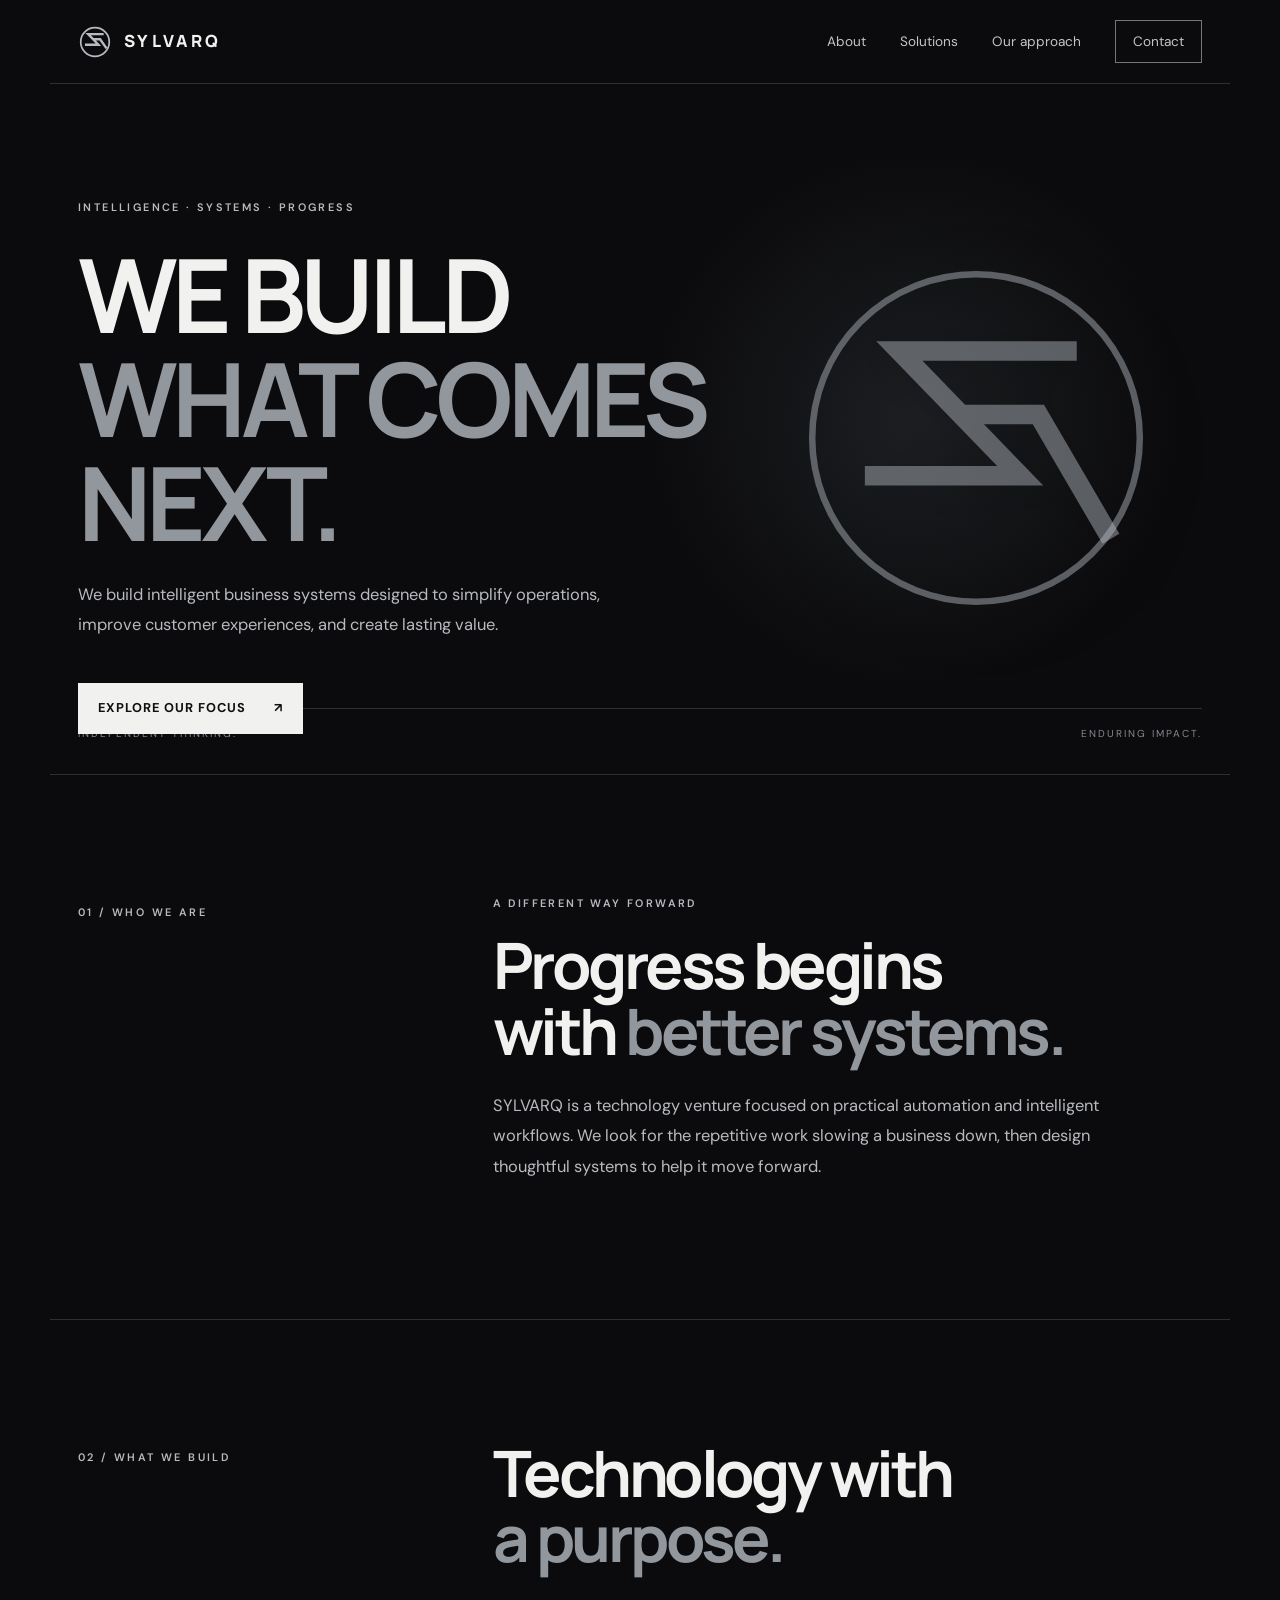
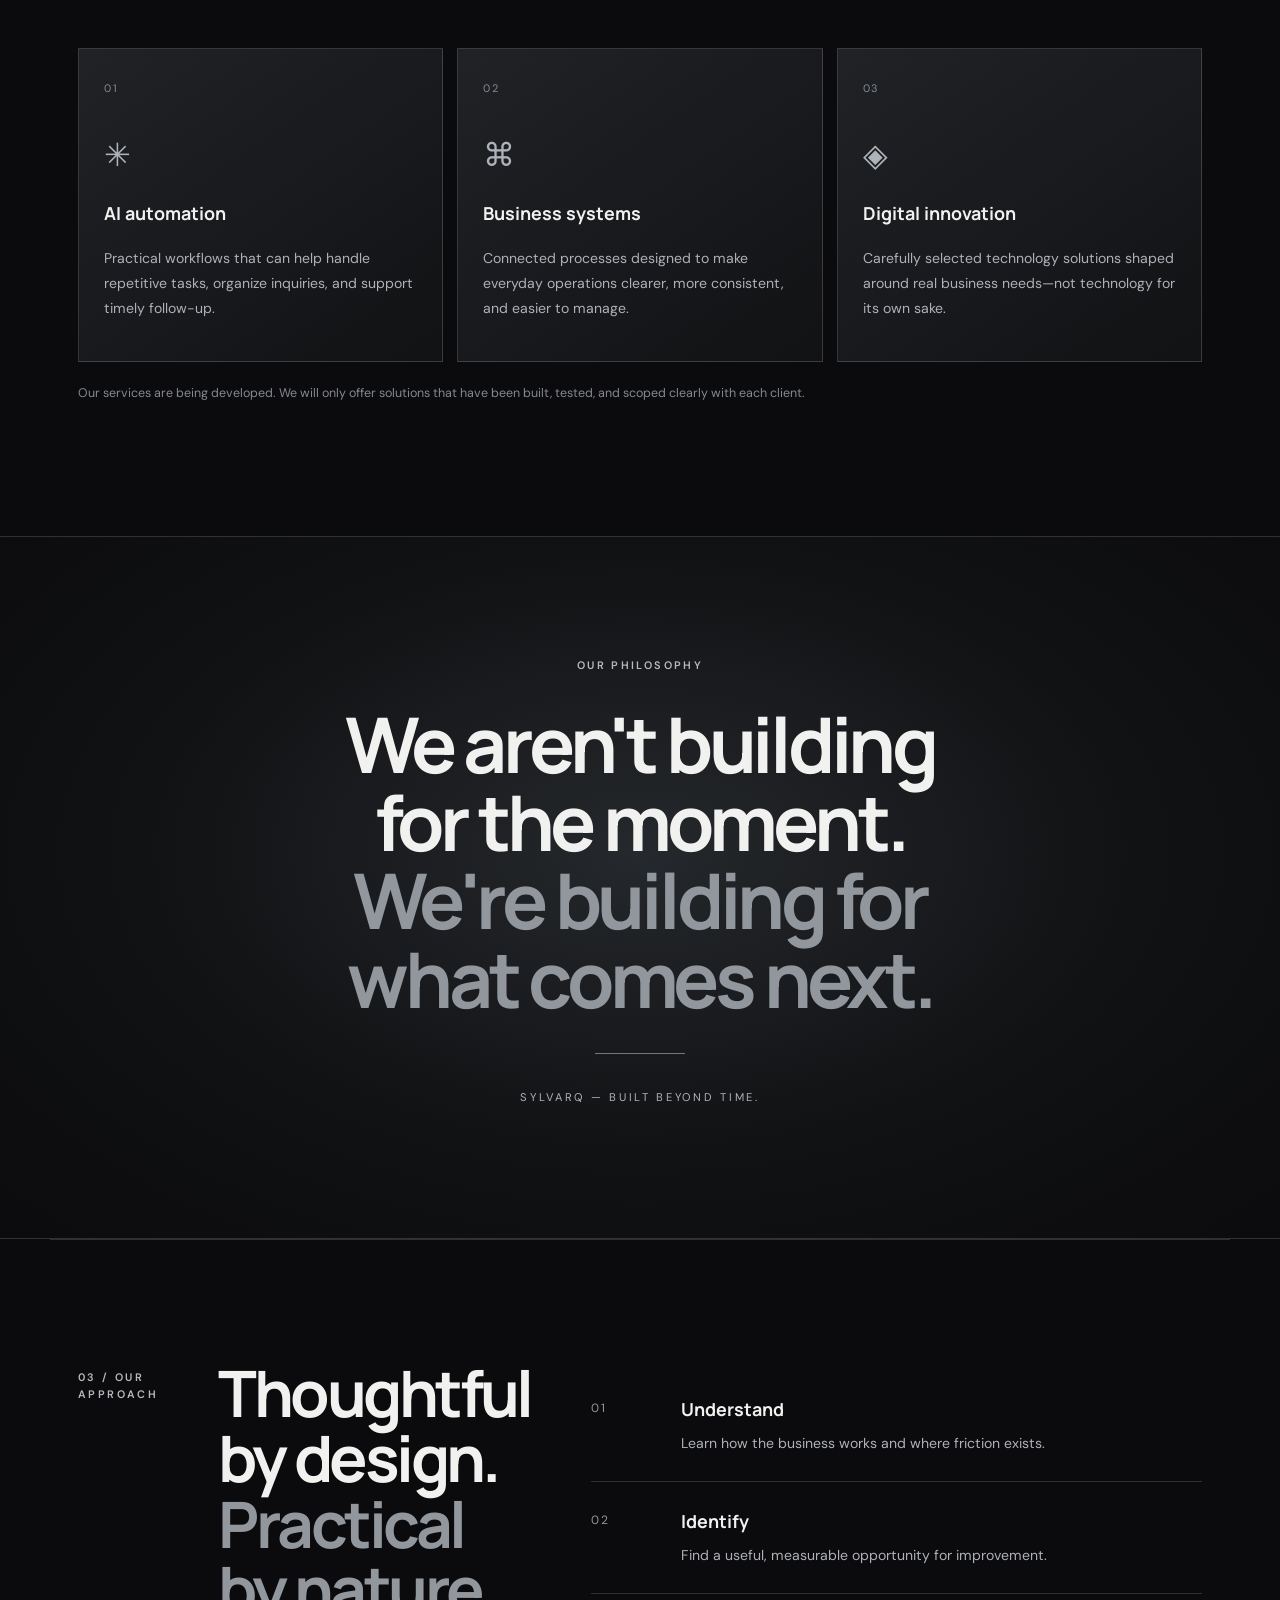
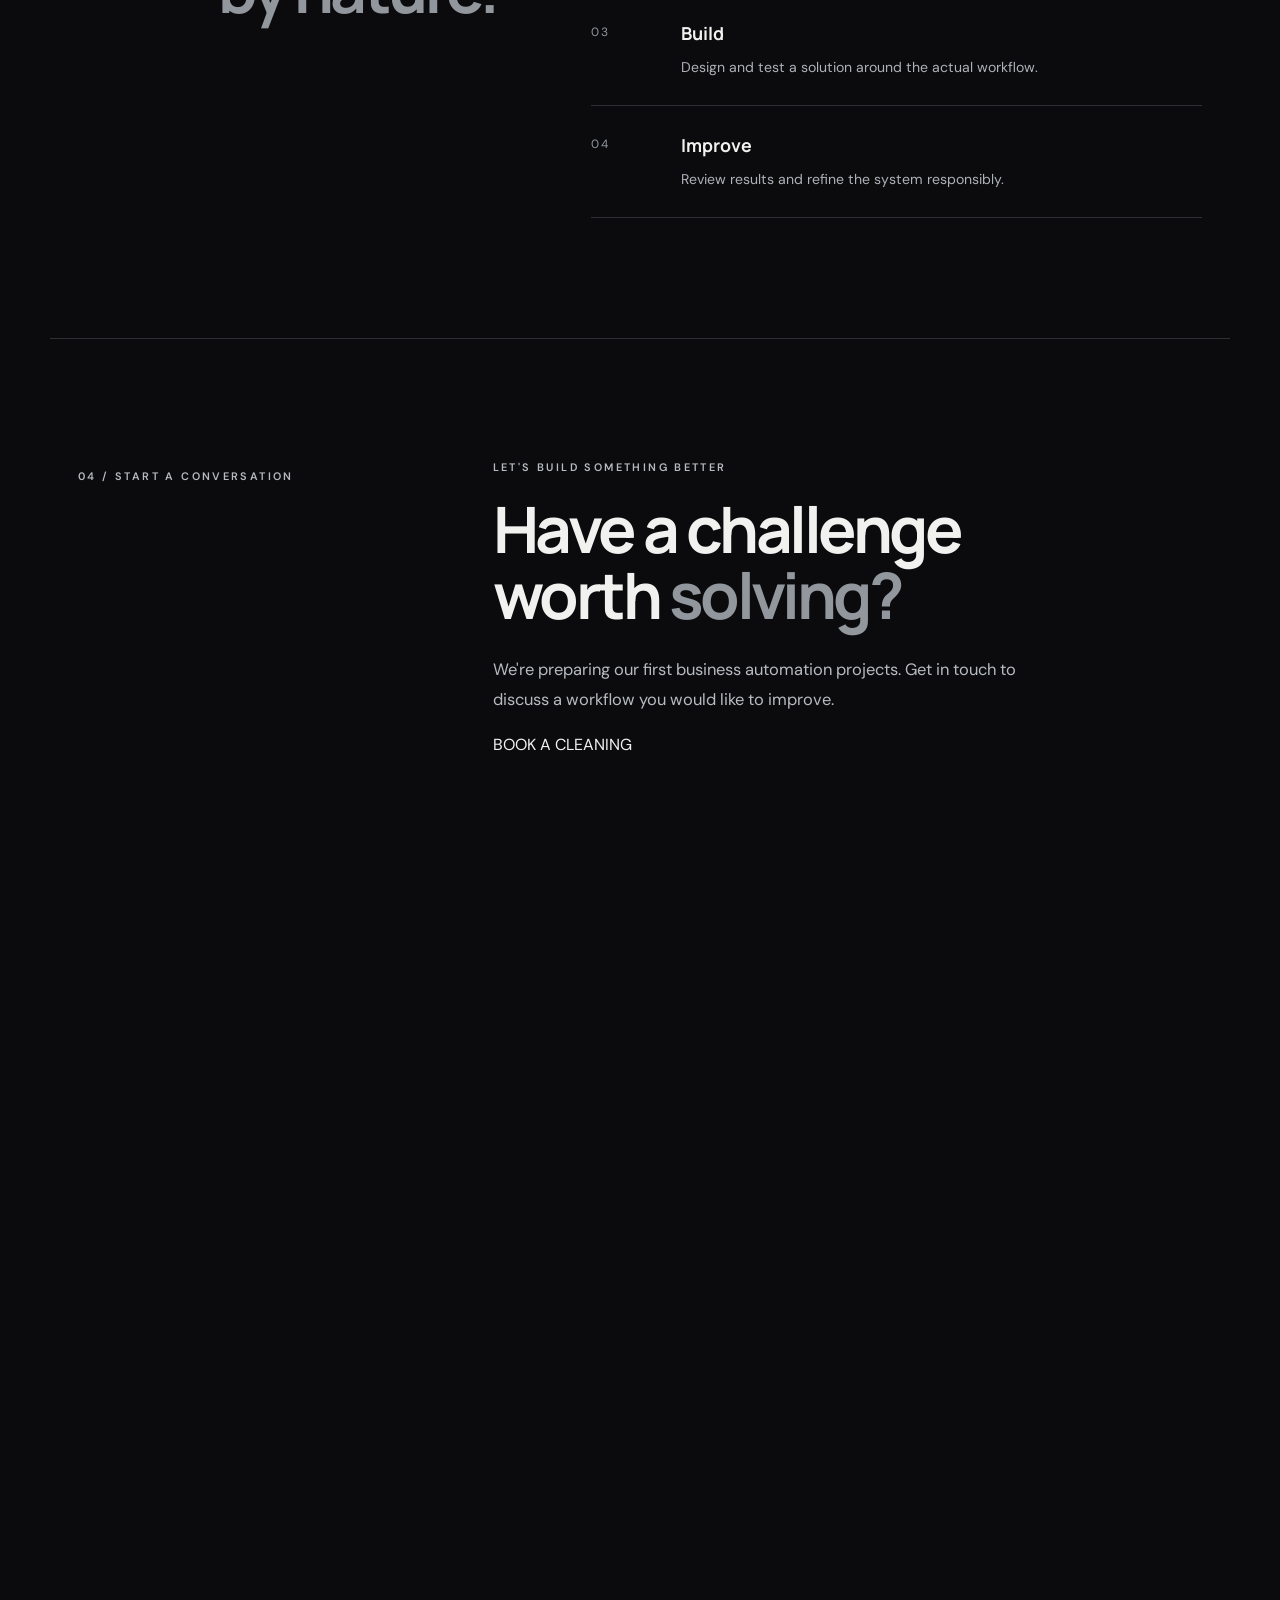
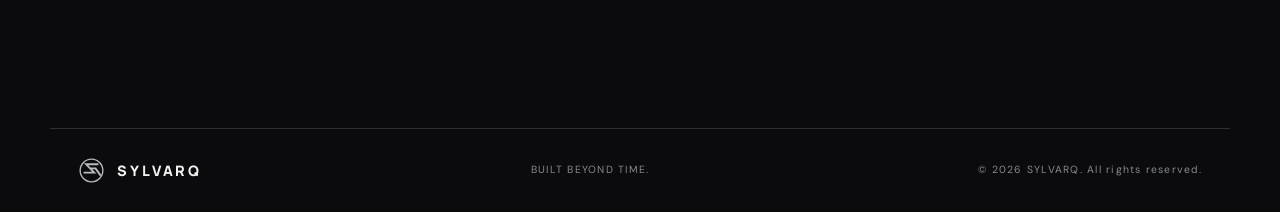
<file: index.html>
<!doctype html>
<html lang="en">
<head>
  <meta charset="utf-8">
  <meta name="viewport" content="width=device-width, initial-scale=1">
  <meta name="description" content="SYLVARQ builds intelligent business systems designed to simplify operations and create lasting value.">
  <meta name="theme-color" content="#0b0b0d">
  <title>SYLVARQ — Built Beyond Time</title>
  <link rel="stylesheet" href="styles.css">
  <script src="script.js" defer></script>
</head>
<body>
  <header class="site-header">
    <a class="brand" href="#home" aria-label="SYLVARQ home">
      <svg class="brand-mark" viewBox="0 0 100 100" role="img" aria-label="SYLVARQ emblem">
        <circle cx="50" cy="50" r="42" fill="none" stroke="currentColor" stroke-width="5"/>
        <path d="M72 27H30L60 58H24M48 42H65L82 66" fill="none" stroke="currentColor" stroke-width="7" stroke-linecap="square" stroke-linejoin="miter"/>
      </svg>
      <span>SYLVARQ</span>
    </a>
    <button class="menu-toggle" aria-expanded="false" aria-controls="main-nav">Menu</button>
    <nav id="main-nav" class="main-nav" aria-label="Main navigation">
      <a href="#about">About</a>
      <a href="#solutions">Solutions</a>
      <a href="#process">Our approach</a>
      <a class="nav-contact" href="#contact">Contact</a>
    </nav>
  </header>

  <main>
    <section class="hero" id="home">
      <div class="hero-glow"></div>
      <div class="hero-content">
        <p class="eyebrow">INTELLIGENCE · SYSTEMS · PROGRESS</p>
        <h1>WE BUILD<br><span>WHAT COMES NEXT.</span></h1>        <p class="hero-copy">We build intelligent business systems designed to simplify operations, improve customer experiences, and create lasting value.</p>
        <a class="button button-light" href="#solutions">Explore our focus <span aria-hidden="true">↗</span></a>
      </div>
      <div class="hero-symbol" aria-hidden="true">
        <svg viewBox="0 0 300 300">
          <circle cx="150" cy="150" r="126" fill="none" stroke="currentColor" stroke-width="5"/>
          <path d="M220 83H91L184 179H72M145 132H198L250 221" fill="none" stroke="currentColor" stroke-width="15" stroke-linecap="square" stroke-linejoin="miter"/>
        </svg>
      </div>
      <div class="hero-foot"><span>INDEPENDENT THINKING.</span><span>ENDURING IMPACT.</span></div>
    </section>

    <section class="intro section" id="about">
      <div class="section-label">01 / WHO WE ARE</div>
      <div>
        <p class="overline">A DIFFERENT WAY FORWARD</p>
        <h2>Progress begins<br>with <em>better systems.</em></h2>
        <p class="body-copy">SYLVARQ is a technology venture focused on practical automation and intelligent workflows. We look for the repetitive work slowing a business down, then design thoughtful systems to help it move forward.</p>
      </div>
    </section>

    <section class="solutions section" id="solutions">
      <div class="section-heading">
        <div class="section-label">02 / WHAT WE BUILD</div>
        <h2>Technology with<br><em>a purpose.</em></h2>
      </div>
      <div class="solution-grid">
        <article class="solution-card">
          <span class="card-number">01</span>
          <div class="line-icon">✳</div>
          <h3>AI automation</h3>
          <p>Practical workflows that can help handle repetitive tasks, organize inquiries, and support timely follow-up.</p>
        </article>
        <article class="solution-card">
          <span class="card-number">02</span>
          <div class="line-icon">⌘</div>
          <h3>Business systems</h3>
          <p>Connected processes designed to make everyday operations clearer, more consistent, and easier to manage.</p>
        </article>
        <article class="solution-card">
          <span class="card-number">03</span>
          <div class="line-icon">◈</div>
          <h3>Digital innovation</h3>
          <p>Carefully selected technology solutions shaped around real business needs—not technology for its own sake.</p>
        </article>
      </div>
      <p class="note">Our services are being developed. We will only offer solutions that have been built, tested, and scoped clearly with each client.</p>
    </section>

    <section class="statement">
      <p class="overline">OUR PHILOSOPHY</p>
      <h2>We aren't building<br>for the moment.<br><em>We're building for<br>what comes next.</em></h2>
      <div class="statement-rule"></div>
      <p>SYLVARQ — BUILT BEYOND TIME.</p>
    </section>

    <section class="process section" id="process">
      <div class="section-heading">
        <div class="section-label">03 / OUR APPROACH</div>
        <h2>Thoughtful by design.<br><em>Practical by nature.</em></h2>
      </div>
      <ol class="process-list">
        <li><span>01</span><div><h3>Understand</h3><p>Learn how the business works and where friction exists.</p></div></li>
        <li><span>02</span><div><h3>Identify</h3><p>Find a useful, measurable opportunity for improvement.</p></div></li>
        <li><span>03</span><div><h3>Build</h3><p>Design and test a solution around the actual workflow.</p></div></li>
        <li><span>04</span><div><h3>Improve</h3><p>Review results and refine the system responsibly.</p></div></li>
      </ol>
    </section>

    <section class="contact section" id="contact">
      <div class="section-label">04 / START A CONVERSATION</div>
      <div>
        <p class="overline">LET'S BUILD SOMETHING BETTER</p>
        <h2>Have a challenge<br>worth <em>solving?</em></h2>
        <p class="body-copy">We're preparing our first business automation projects. Get in touch to discuss a workflow you would like to improve.</p>
          <a href="https://docs.google.com/forms/d/e/1FAIpQLSdKhs0DFrzqBqQ9-wiITyBXJw8pehRm6-1cvGb8Z4hlpFHA3Q/viewform?usp=dialog" target="_blank" rel="noopener noreferrer">
    BOOK A CLEANING
</a><iframe src="https://docs.google.com/forms/d/e/1FAIpQLSdKhs0DFrzqBqQ9-wiITyBXJw8pehRm6-1cvGb8Z4hlpFHA3Q/viewform?embedded=true" width="640" height="2422" frameborder="0" marginheight="0" marginwidth="0">Loading…</iframe>

        
    </section>
  </main>

  <footer class="site-footer">
    <a class="brand footer-brand" href="#home">
      <svg class="brand-mark" viewBox="0 0 100 100" aria-hidden="true"><circle cx="50" cy="50" r="42" fill="none" stroke="currentColor" stroke-width="5"/><path d="M72 27H30L60 58H24M48 42H65L82 66" fill="none" stroke="currentColor" stroke-width="7" stroke-linecap="square" stroke-linejoin="miter"/></svg>
      <span>SYLVARQ</span>
    </a>
    <span>BUILT BEYOND TIME.</span>
    <span>© <span id="year"></span> SYLVARQ. All rights reserved.</span>
  </footer>
</body>
</html>
</file>
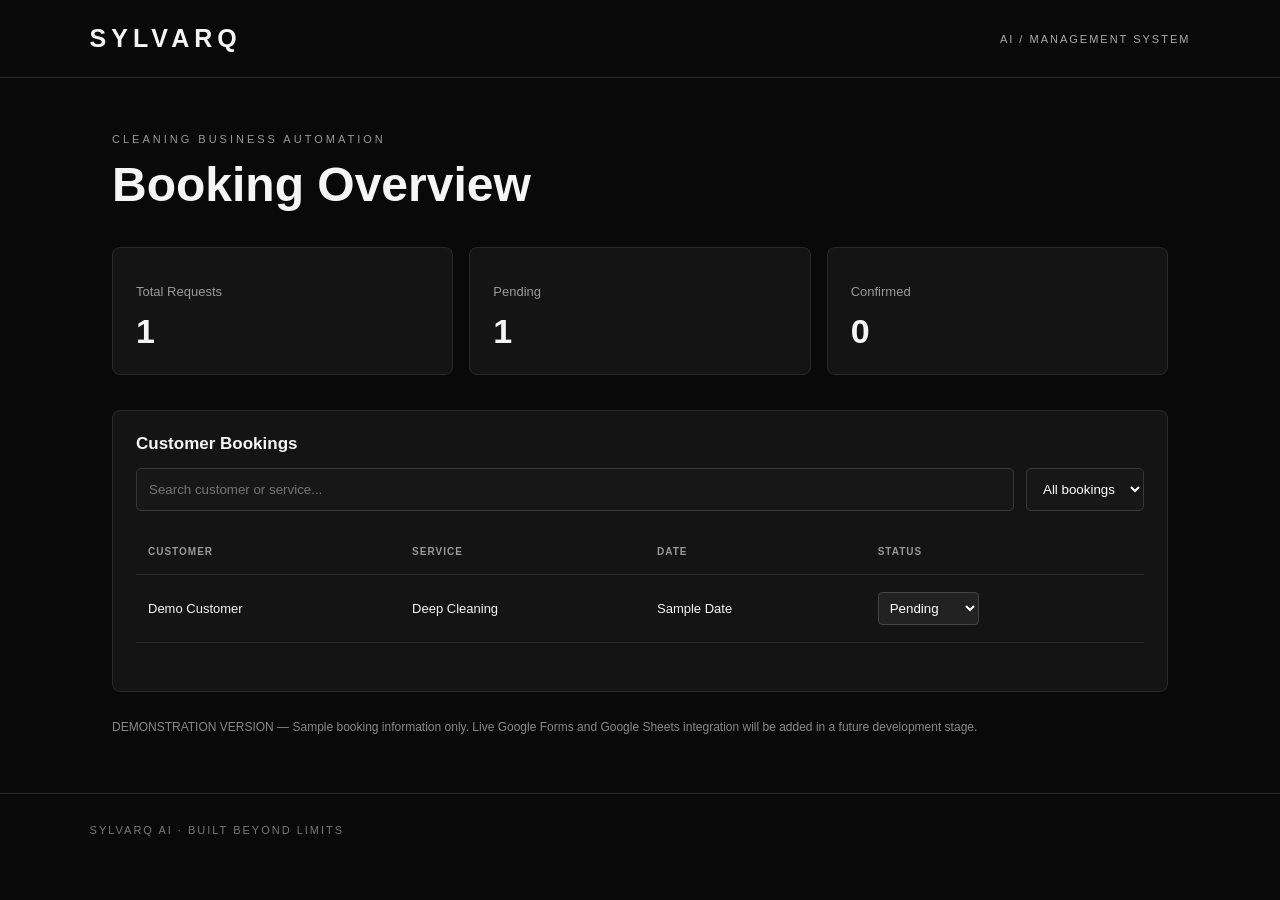
<file: dashboard.html>
<!DOCTYPE html>
<html lang="en">
<head>
<meta charset="UTF-8">
<meta name="viewport" content="width=device-width, initial-scale=1.0">
<title>SYLVARQ AI | Dashboard</title>

<style>
* { box-sizing: border-box; }

body {
  margin: 0;
  background: #090909;
  color: #f5f5f5;
  font-family: Arial, sans-serif;
}

header {
  padding: 24px 7%;
  border-bottom: 1px solid #292929;
  display: flex;
  justify-content: space-between;
  align-items: center;
}

.logo {
  font-size: 25px;
  font-weight: 800;
  letter-spacing: 5px;
}

.demo {
  color: #aaa;
  font-size: 11px;
  letter-spacing: 2px;
}

main {
  max-width: 1100px;
  margin: 55px auto;
  padding: 0 22px;
}

.eyebrow {
  color: #999;
  font-size: 11px;
  letter-spacing: 3px;
}

h1 {
  font-size: clamp(30px, 5vw, 48px);
  margin: 12px 0 35px;
}

.stats {
  display: grid;
  grid-template-columns: repeat(3, 1fr);
  gap: 16px;
  margin-bottom: 35px;
}

.stat, .panel {
  background: #141414;
  border: 1px solid #292929;
  border-radius: 8px;
  padding: 23px;
}

.stat p {
  color: #999;
  font-size: 13px;
}

.stat strong {
  font-size: 34px;
}

.toolbar {
  display: flex;
  flex-wrap: wrap;
  gap: 12px;
  margin-bottom: 18px;
}

input, select {
  background: #171717;
  color: white;
  border: 1px solid #383838;
  border-radius: 5px;
  padding: 12px;
}

input { flex: 1; min-width: 180px; }

.panel h2 {
  font-size: 17px;
  margin-top: 0;
}

.table-wrap { overflow-x: auto; }

table {
  width: 100%;
  border-collapse: collapse;
  min-width: 650px;
}

th, td {
  text-align: left;
  padding: 17px 12px;
  border-bottom: 1px solid #292929;
  font-size: 13px;
}

th {
  color: #999;
  font-size: 10px;
  letter-spacing: 1px;
}

.status {
  background: #222;
  color: white;
  border: 1px solid #444;
  border-radius: 4px;
  padding: 7px;
}

.note {
  color: #888;
  font-size: 12px;
  margin-top: 25px;
  line-height: 1.7;
}

footer {
  padding: 30px 7%;
  color: #777;
  border-top: 1px solid #292929;
  font-size: 11px;
  letter-spacing: 2px;
}

@media (max-width: 650px) {
  .stats { grid-template-columns: 1fr; }
  main { margin-top: 35px; }
}
</style>
</head>

<body>

<header>
  <div class="logo">SYLVARQ</div>
  <div class="demo">AI / MANAGEMENT SYSTEM</div>
</header>

<main>
  <div class="eyebrow">CLEANING BUSINESS AUTOMATION</div>
  <h1>Booking Overview</h1>

  <section class="stats">
    <div class="stat">
      <p>Total Requests</p>
      <strong id="total">1</strong>
    </div>
    <div class="stat">
      <p>Pending</p>
      <strong id="pending">1</strong>
    </div>
    <div class="stat">
      <p>Confirmed</p>
      <strong id="confirmed">0</strong>
    </div>
  </section>

  <section class="panel">
    <h2>Customer Bookings</h2>

    <div class="toolbar">
      <input id="search" placeholder="Search customer or service...">

      <select id="filter">
        <option value="All">All bookings</option>
        <option value="Pending">Pending</option>
        <option value="Confirmed">Confirmed</option>
        <option value="Completed">Completed</option>
      </select>
    </div>

    <div class="table-wrap">
      <table>
        <thead>
          <tr>
            <th>CUSTOMER</th>
            <th>SERVICE</th>
            <th>DATE</th>
            <th>STATUS</th>
          </tr>
        </thead>
        <tbody id="bookings"></tbody>
      </table>
    </div>

    <p class="note" id="message"></p>
  </section>

  <p class="note">
    DEMONSTRATION VERSION — Sample booking information only.
    Live Google Forms and Google Sheets integration will be added
    in a future development stage.
  </p>
</main>

<footer>
  SYLVARQ AI · BUILT BEYOND LIMITS
</footer>

<script>

window.SYLVARQ = function(data) {
  const headers = data.headers.map(h => h.toLowerCase().trim());

  const nameIndex = headers.indexOf("full name");
  const serviceIndex = headers.indexOf("type of cleaning");
  const dateIndex = headers.indexOf("preferred cleaning date");

  bookingData = data.bookings.map(row => ({
    name: row[nameIndex],
    service: row[serviceIndex],
    date: row[dateIndex],
    status: "Pending"
  }));

  render();
};




const script = document.createElement("script");
script.src = "https://script.google.com/macros/s/AKfycbyJ_aDlzVDYGI06KBPQbnaPrksGzuHo7ipY8QyYEXwjzC1dO3NfKLAdCfcB8Nm701q4hQ/exec?callback=SYLVARQ";
document.head.appendChild(script);



  let bookingData = [
  {
    name: "Demo Customer",
    service: "Deep Cleaning",
    date: "Sample Date",
    status: "Pending"
  }
];

const bookings = document.getElementById("bookings");
const search = document.getElementById("search");
const filter = document.getElementById("filter");

function render() {
  const query = search.value.toLowerCase();
  const selected = filter.value;

  const filtered = bookingData.filter(item => {
    const matchesSearch =
      String(item.name || "").toLowerCase().includes(query) ||
      String(item.service || "").toLowerCase().includes(query);
    const matchesStatus =
      selected === "All" || item.status === selected;

    return matchesSearch && matchesStatus;
  });

  bookings.innerHTML = "";

  filtered.forEach(item => {
    const row = document.createElement("tr");

    [item.name, item.service, item.date].forEach(value => {
      const cell = document.createElement("td");
      cell.textContent = value;
      row.appendChild(cell);
    });

    const statusCell = document.createElement("td");
    const dropdown = document.createElement("select");
    dropdown.className = "status";

    ["Pending", "Confirmed", "Completed"].forEach(status => {
      const option = document.createElement("option");
      option.value = status;
      option.textContent = status;
      dropdown.appendChild(option);
    });

    dropdown.value = item.status;

    dropdown.addEventListener("change", () => {
      item.status = dropdown.value;
      render();
    });

    statusCell.appendChild(dropdown);
    row.appendChild(statusCell);
    bookings.appendChild(row);
  });

  document.getElementById("total").textContent =
    bookingData.length;

  document.getElementById("pending").textContent =
    bookingData.filter(b => b.status === "Pending").length;

  document.getElementById("confirmed").textContent =
    bookingData.filter(b => b.status === "Confirmed").length;

  document.getElementById("message").textContent =
    filtered.length ? "" : "No matching bookings found.";
}

search.addEventListener("input", render);
filter.addEventListener("change", render);

render();
</script>

</body>
</html>
</file>
<file: styles.css>
@import url('https://fonts.googleapis.com/css2?family=DM+Sans:wght@400;500;600;700&family=Manrope:wght@400;500;600;700;800&display=swap');

:root{--black:#0b0b0d;--charcoal:#17181b;--panel:#202226;--steel:#656b72;--silver:#b7bbc0;--white:#f1f1ef;--muted:#a0a3a8;--line:rgba(220,225,230,.17);--max:1180px}
*{box-sizing:border-box}
html{scroll-behavior:smooth}
body{margin:0;background:var(--black);color:var(--white);font-family:"DM Sans",Arial,sans-serif;line-height:1.6}
a{color:inherit;text-decoration:none}
.site-header{height:84px;max-width:var(--max);margin:auto;padding:0 28px;display:flex;align-items:center;justify-content:space-between;border-bottom:1px solid var(--line)}
.brand{display:flex;align-items:center;gap:12px;font-family:Manrope,sans-serif;font-weight:800;letter-spacing:.2em;font-size:1.05rem}
.brand-mark{width:34px;height:34px;color:var(--silver)}
.main-nav{display:flex;gap:34px;align-items:center;color:#c2c4c8;font-size:.85rem}
.main-nav a:hover{color:white}
.nav-contact{border:1px solid #73777d;padding:10px 17px}
.menu-toggle{display:none;background:none;border:1px solid var(--line);color:white;padding:9px 13px}
.hero{min-height:690px;max-width:var(--max);margin:auto;padding:110px 28px 35px;position:relative;overflow:hidden;display:flex;align-items:center}
.hero-glow{position:absolute;width:560px;height:560px;right:3%;top:8%;background:radial-gradient(circle,rgba(130,140,150,.16),transparent 67%);pointer-events:none}
.hero-content{position:relative;z-index:2;max-width:650px}
.eyebrow,.overline,.section-label{font-size:.68rem;letter-spacing:.22em;color:var(--silver);font-weight:600}
h1,h2,h3,p{margin-top:0}
h1,h2{font-family:Manrope,sans-serif;letter-spacing:-.055em;line-height:1.02}
h1{font-size:clamp(3.6rem,8vw,7.4rem);margin:25px 0}
h1 span{color:#92979d}
h2{font-size:clamp(2.6rem,5vw,4.8rem);margin:20px 0 28px}
h2 em{font-style:normal;color:#92979d}
.hero-copy,.body-copy{max-width:540px;color:#b7bbc0;font-size:1.03rem;line-height:1.85}
.button{display:inline-flex;gap:28px;align-items:center;margin-top:26px;padding:15px 20px;font-size:.8rem;font-weight:700;letter-spacing:.08em;text-transform:uppercase}
.button-light{background:var(--white);color:#111}
.hero-symbol{position:absolute;width:min(34vw,390px);right:5%;top:23%;color:rgba(184,190,197,.45);filter:drop-shadow(0 12px 28px rgba(0,0,0,.5))}
.hero-foot{position:absolute;bottom:32px;left:28px;right:28px;border-top:1px solid var(--line);padding-top:17px;display:flex;justify-content:space-between;color:#858a90;font-size:.63rem;letter-spacing:.2em}
.section{max-width:var(--max);margin:auto;padding:120px 28px;display:grid;grid-template-columns:1fr 2fr;gap:60px;border-top:1px solid var(--line)}
.section-label{padding-top:9px}
.intro .body-copy{max-width:650px}
.solutions{display:block}
.section-heading{display:grid;grid-template-columns:1fr 2fr;gap:60px;align-items:start}
.section-heading h2{margin-top:0}
.solution-grid{display:grid;grid-template-columns:repeat(3,1fr);gap:14px;margin-top:50px}
.solution-card{min-height:290px;padding:25px;background:linear-gradient(145deg,#202226,#111214);border:1px solid var(--line);position:relative}
.card-number{font-size:.68rem;color:#858b92;letter-spacing:.15em}
.line-icon{font-size:2rem;color:#aeb3b9;margin:30px 0 18px}
.solution-card h3,.process-list h3{font-family:Manrope,sans-serif;font-size:1.12rem}
.solution-card p,.process-list p{color:#aeb2b8;font-size:.88rem;line-height:1.8}
.note{margin-top:22px;color:#838990;font-size:.78rem}
.statement{padding:120px 28px;text-align:center;background:radial-gradient(ellipse at 50% 45%,#25282c 0%,#111214 54%,#0b0b0d 100%);border-top:1px solid var(--line);border-bottom:1px solid var(--line)}
.statement h2{font-size:clamp(2.7rem,6vw,5.5rem);margin:30px auto}
.statement p:last-child{font-size:.7rem;letter-spacing:.24em;color:#aeb3b9}
.statement-rule{height:1px;width:90px;background:#70777f;margin:35px auto}
.process-list{list-style:none;padding:0;margin:10px 0 0}
.process-list li{display:grid;grid-template-columns:70px 1fr;gap:20px;padding:25px 0;border-bottom:1px solid var(--line)}
.process-list li>span{font-size:.75rem;color:#92979d;letter-spacing:.15em;padding-top:4px}
.process-list h3{margin:0 0 7px}
.process-list p{margin:0}
.contact{padding-bottom:140px}
.contact-placeholder{display:inline-block;margin-top:15px;padding:12px 15px;border:1px solid var(--line);color:#aeb3b9;font-size:.8rem}
.site-footer{max-width:var(--max);margin:auto;padding:28px;display:flex;align-items:center;justify-content:space-between;gap:20px;color:#858a90;font-size:.65rem;letter-spacing:.12em;border-top:1px solid var(--line)}
.footer-brand{color:var(--white);font-size:.9rem}
.footer-brand .brand-mark{width:27px;height:27px}
@media(max-width:760px){.site-header{height:72px}.menu-toggle{display:block}.main-nav{display:none;position:absolute;z-index:5;top:72px;left:0;right:0;background:#111214;padding:22px 28px;flex-direction:column;align-items:flex-start;border-bottom:1px solid var(--line)}.main-nav.open{display:flex}.hero{min-height:650px;padding-top:90px}.hero-symbol{width:230px;right:-45px;top:12%;opacity:.45}.hero-content{max-width:95%}.hero-foot{font-size:.53rem}.section,.section-heading{grid-template-columns:1fr;gap:25px;padding-top:80px;padding-bottom:80px}.solution-grid{grid-template-columns:1fr}.solution-card{min-height:230px}.line-icon{margin:20px 0 10px}.statement{padding:90px 20px}.site-footer{flex-wrap:wrap}.site-footer>span:last-child{width:100%}}
@media(prefers-reduced-motion:reduce){html{scroll-behavior:auto}}
</file>
